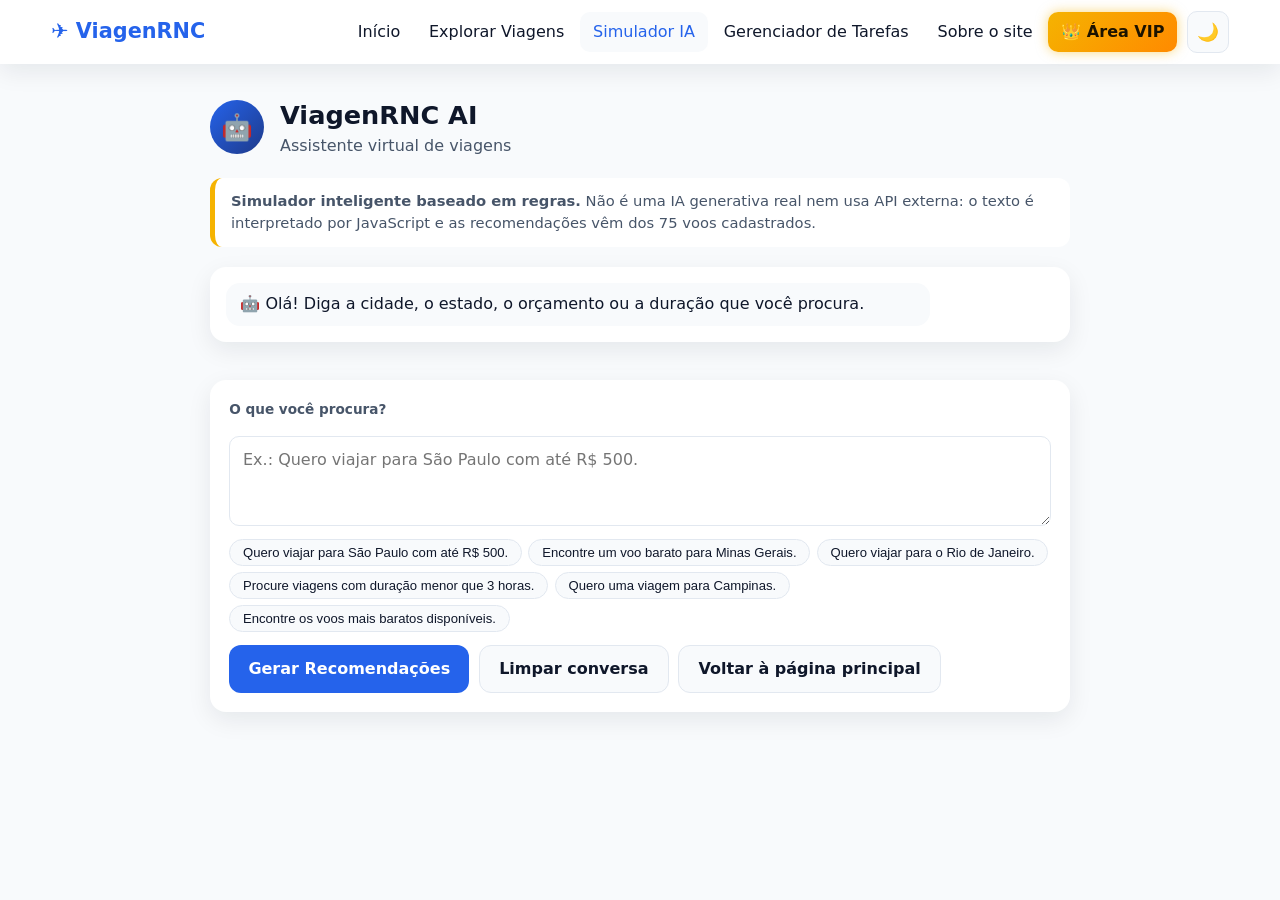
<file: ia.html>
<!DOCTYPE html>
<html lang="pt-BR" data-theme="light">
<head>
<!-- Metadados básicos e viewport pro celular. -->
<meta charset="UTF-8"><meta name="viewport" content="width=device-width,initial-scale=1">
<title>ViagenRNC AI — Simulador de recomendações</title>
<link rel="icon" href="data:image/svg+xml, svg xmlns='http://www.w3.org/2000/svg' viewBox='0 0 100 100'> text y='.9em' font-size='90'>🤖/text>/svg>">
<!-- Aplica o tema salvo antes da página aparecer pra não piscar. -->
<script>document.documentElement.dataset.theme=localStorage.getItem('vrnc_theme')||'light'</script>
<!-- Carrega o CSS base e o CSS só desta página. -->
<link rel="stylesheet" href="css/style.css">
<link rel="stylesheet" href="css/ia.css">
</head>

<body>
<!-- Link de acessibilidade que pula o menu e vai direto pro conteúdo. -->
<a class="skip" href="#conteudo">Pular para o conteúdo</a>
<!-- Cabeçalho com logo, menu, tema e botão mobile. -->
<header class="topo"><div class="container">
<a class="logo" href="index.html" aria-label="ViagenRNC - início">✈️ ViagenRNC</a>
<!-- Menu de navegação principal com os links das páginas. -->
<nav class="nav" id="nav" aria-label="Principal">
<a href="index.html">Início</a><a href="viagens.html">Explorar Viagens</a><a href="ia.html">Simulador IA</a><a href="index.html#planejador">Gerenciador de Tarefas</a><a href="sobre.html">Sobre o site</a><a href="vip.html" class="vip-link">👑 Área VIP</a>
</nav>
<!-- Botão que alterna entre tema claro e escuro. -->
<button class="icon-btn" id="btnTema" aria-label="Alternar modo claro e escuro" title="Alternar tema">🌙</button>
<!-- Botão que abre e fecha o menu no celular. -->
<button class="icon-btn" id="menuBtn" aria-label="Abrir menu" aria-expanded="false">☰</button>
</div></header>
<!-- Área principal do simulador com título do assistente. -->
<main id="conteudo" class="container"><div class="ia-wrap">
<div class="ia-cab"><div class="av" aria-hidden="true">🤖</div><div><h1>ViagenRNC AI</h1><p class="sub" style="margin:0">Assistente virtual de viagens</p></div></div>
<!-- Aviso explicando que o simulador usa regras e não IA de verdade. -->
<p class="aviso-ia"><b>Simulador inteligente baseado em regras.</b> Não é uma IA generativa real nem usa API externa: o texto é interpretado por JavaScript e as recomendações vêm dos 75 voos cadastrados.</p>
<!-- Histórico da conversa que o JS vai preenchendo. -->
<div class="chat" id="chat" aria-live="polite"></div>
<!-- Espaço onde o JS mostra os cartões de recomendação. -->
<div class="ia-res" id="iaRes"></div>
<!-- Formulário de pedido. O JS lê o texto e os botões de exemplo preenchem o campo. -->
<form class="ia-form" id="iaForm">
<label for="iaTexto">O que você procura?</label>
<textarea id="iaTexto" placeholder="Ex.: Quero viajar para São Paulo com até R$ 500."></textarea>
<div class="exemplos" id="exemplos"></div>
<div class="ia-acoes"><button class="btn" type="submit" id="iaBtn">Gerar Recomendações</button><button class="btn btn-sec" type="button" id="iaLimpar">Limpar conversa</button><a class="btn btn-sec" href="index.html">Voltar à página principal</a></div>
</form>
</div></main>
<!-- Carrega o script desta página. -->
<script src="js/ia.js"></script>
</body>
</html>
</file>
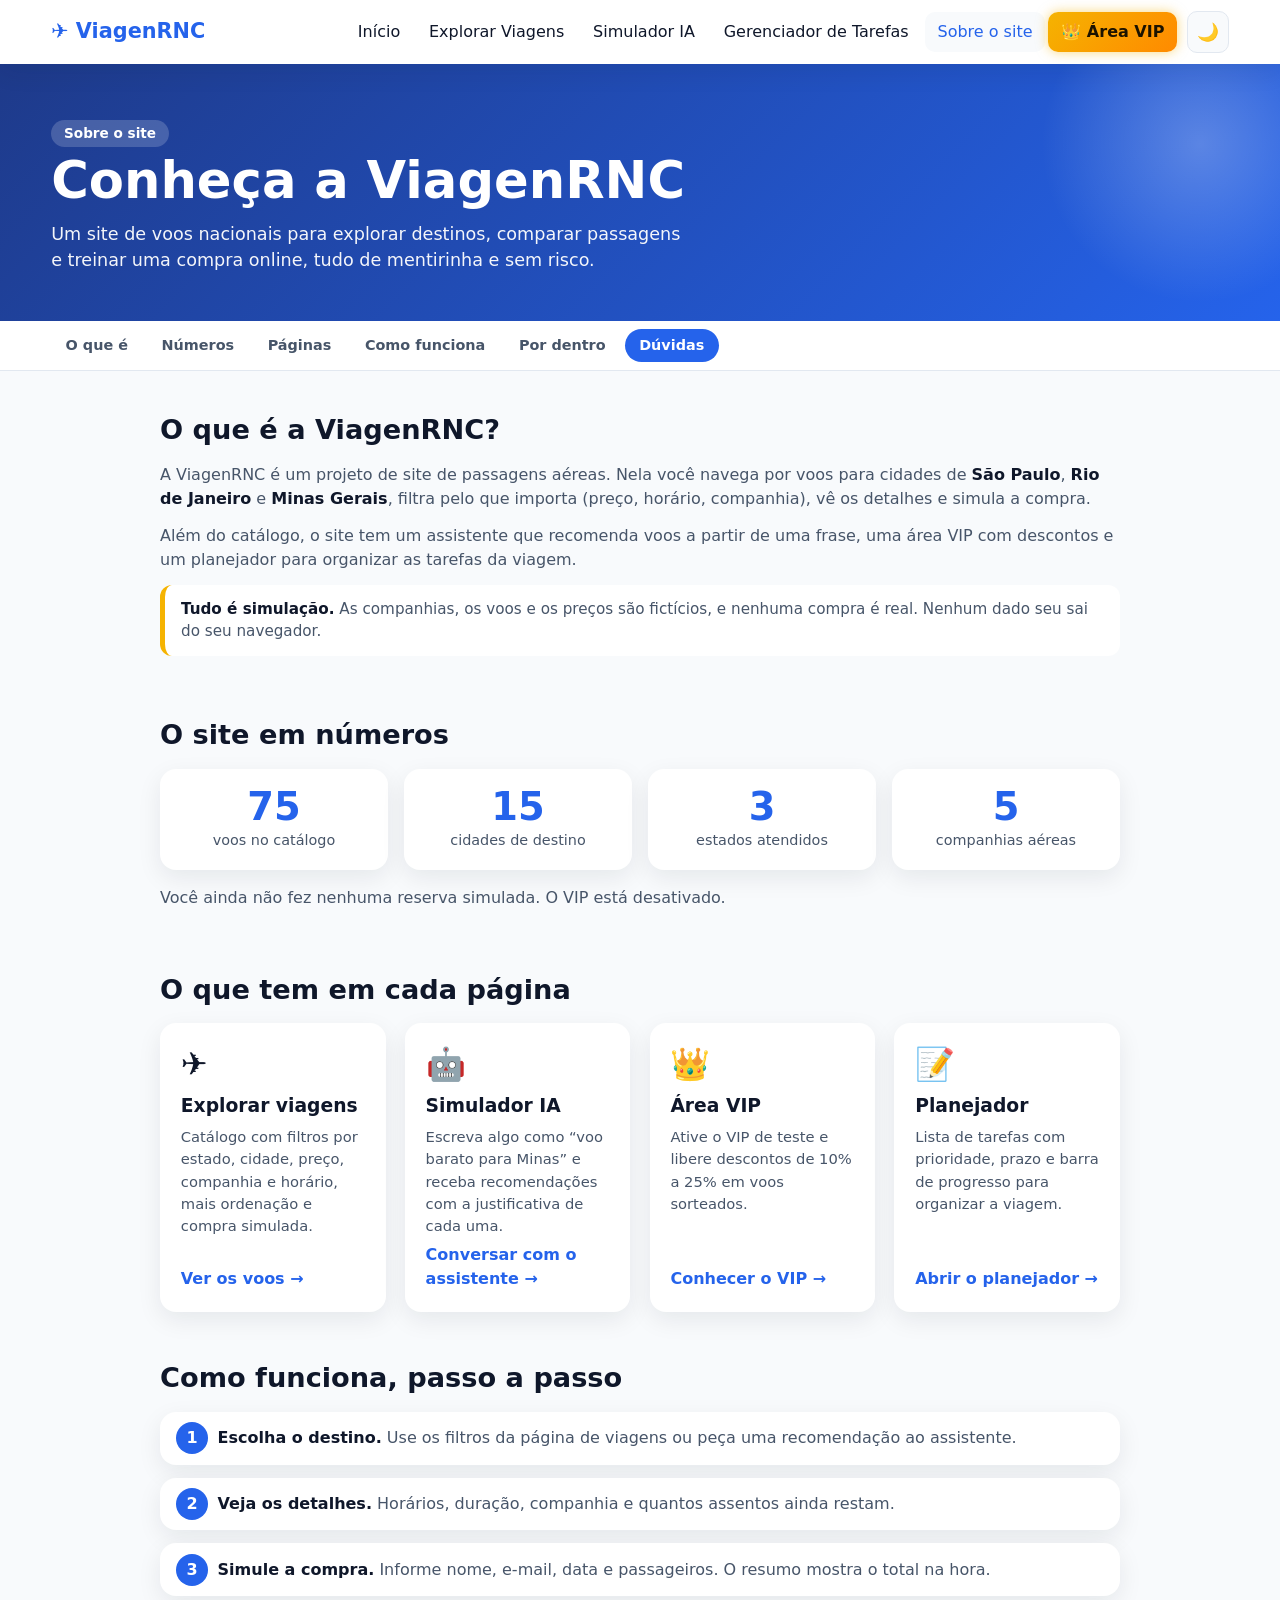
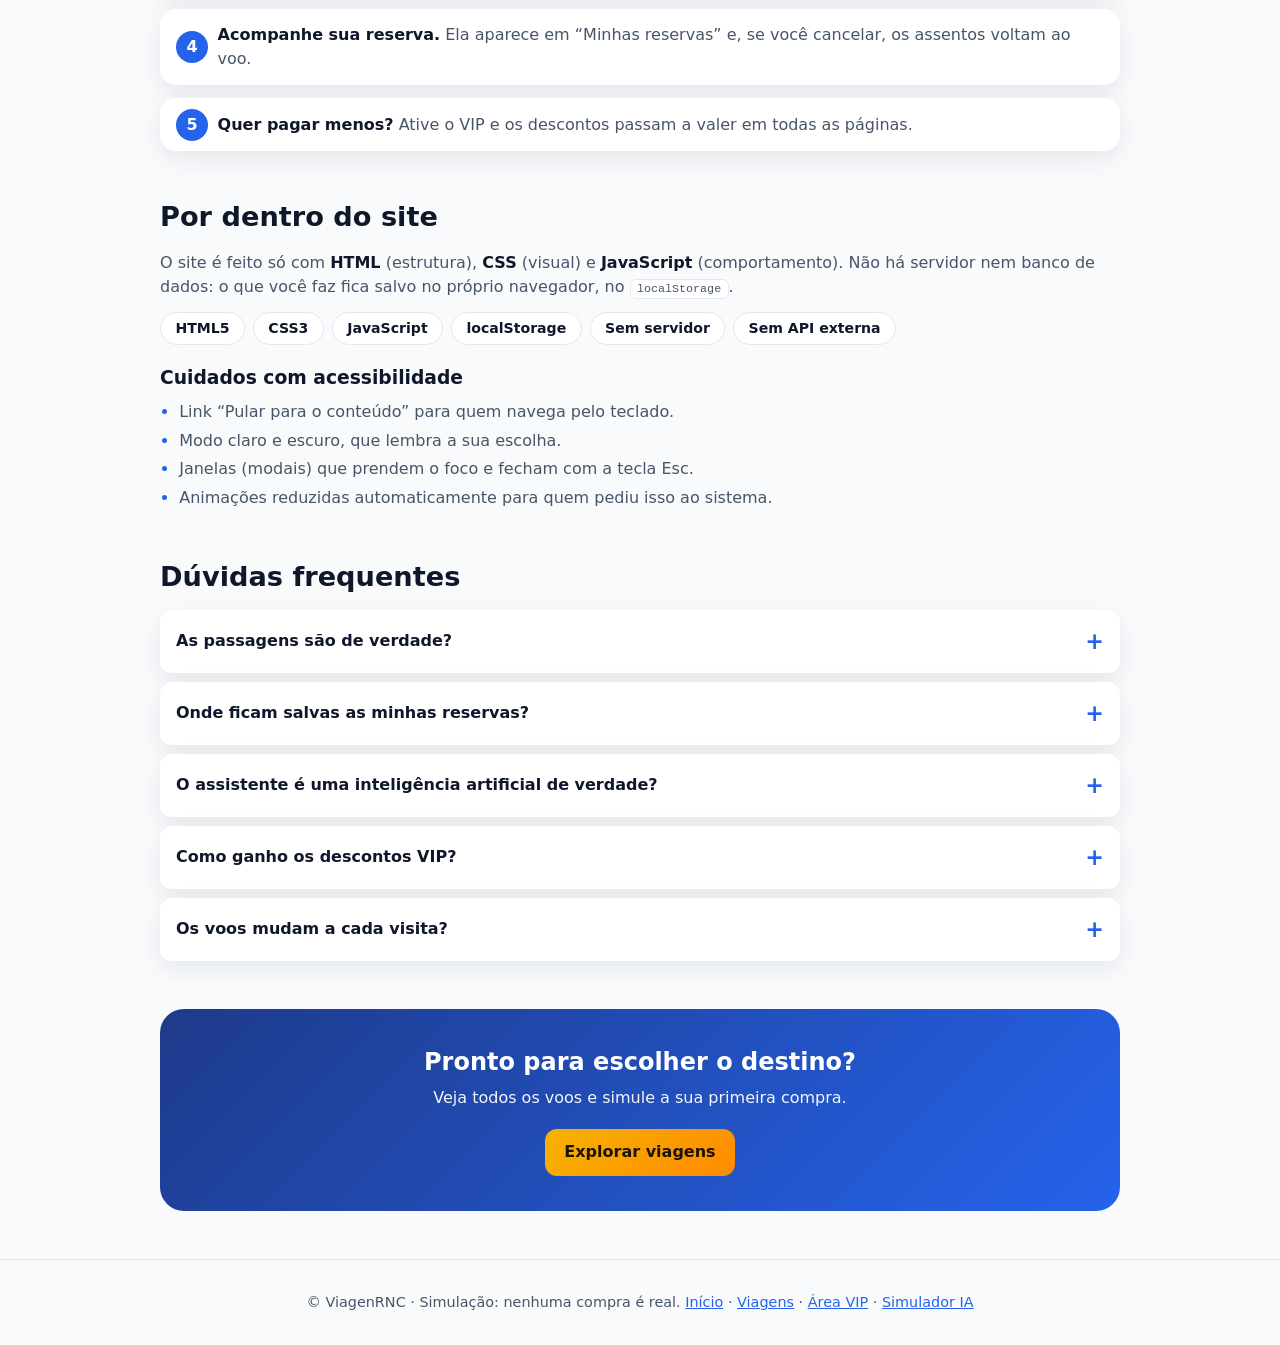
<file: sobre.html>
<!DOCTYPE html>
<html lang="pt-BR" data-theme="light">
<!-- Cabeça da página com metadados e ligações com os estilos. -->
<head>
<!-- Define o charset e o viewport pro layout funcionar no celular. -->
<meta charset="UTF-8"><meta name="viewport" content="width=device-width,initial-scale=1">
<title>ViagenRNC — Sobre o site</title>
<!-- Descrição que aparece nas buscas. -->
<meta name="description" content="Conheça a ViagenRNC: o que é o site, como ele funciona, o que você encontra em cada página e como seus dados são guardados.">
<!-- Ícone da aba feito com emoji dentro de um SVG. -->
<link rel="icon" href="data:image/svg+xml,<svg xmlns='http://www.w3.org/2000/svg' viewBox='0 0 100 100'><text y='.9em' font-size='90'>ℹ️</text></svg>">
<!-- Aplica o tema salvo antes da página aparecer pra não piscar. -->
<script>document.documentElement.dataset.theme=localStorage.getItem('vrnc_theme')||'light'</script>
<!-- Carrega o CSS base e o CSS só desta página. -->
<link rel="stylesheet" href="css/style.css">
<link rel="stylesheet" href="css/sobre.css">
</head>
<body>

<!-- Link de acessibilidade que pula o menu e vai direto pro conteúdo. -->
<a class="skip" href="#conteudo">Pular para o conteúdo</a>

<!-- Cabeçalho com logo, menu, botão de tema e botão mobile. -->
<header class="topo"><div class="container">
<a class="logo" href="index.html" aria-label="ViagenRNC - início">✈️ ViagenRNC</a>
<!-- Menu de navegação principal com os links das páginas. -->
<nav class="nav" id="nav" aria-label="Principal">
<a href="index.html">Início</a><a href="viagens.html">Explorar Viagens</a><a href="ia.html">Simulador IA</a><a href="index.html#planejador">Gerenciador de Tarefas</a><a href="sobre.html">Sobre o site</a><a href="vip.html" class="vip-link">👑 Área VIP</a>
</nav>
<button class="icon-btn" id="btnTema" aria-label="Alternar modo claro e escuro" title="Alternar tema">🌙</button>
<button class="icon-btn" id="menuBtn" aria-label="Abrir menu" aria-expanded="false">☰</button>
</div></header>

<!-- Conteúdo principal da página. -->
<main id="conteudo">

<!-- Abertura com título e frase resumindo o site. -->
<section class="sobre-hero"><div class="container">
<p class="etiqueta">Sobre o site</p>
<h1>Conheça a ViagenRNC</h1>
<p>Um site de voos nacionais para explorar destinos, comparar passagens e treinar uma compra online, tudo de mentirinha e sem risco.</p>
</div></section>

<!-- Índice com atalhos pros blocos. O JS marca o que está visível. -->
<nav class="sobre-indice" aria-label="Nesta página"><div class="container">
<a href="#o-que-e">O que é</a><a href="#numeros">Números</a><a href="#paginas">Páginas</a><a href="#como-funciona">Como funciona</a><a href="#por-dentro">Por dentro</a><a href="#duvidas">Dúvidas</a>
</div></nav>

<div class="container sobre-corpo">

<!-- Bloco 1 com a ideia do projeto e o aviso de que nada é real. -->
<section class="bloco reveal" id="o-que-e">
<h2>O que é a ViagenRNC?</h2>
<p>A ViagenRNC é um projeto de site de passagens aéreas. Nela você navega por voos para cidades de <b>São Paulo</b>, <b>Rio de Janeiro</b> e <b>Minas Gerais</b>, filtra pelo que importa (preço, horário, companhia), vê os detalhes e simula a compra.</p>
<p>Além do catálogo, o site tem um assistente que recomenda voos a partir de uma frase, uma área VIP com descontos e um planejador para organizar as tarefas da viagem.</p>
<!-- Caixa de aviso dizendo que tudo é simulação. -->
<p class="aviso-sobre"><b>Tudo é simulação.</b> As companhias, os voos e os preços são fictícios, e nenhuma compra é real. Nenhum dado seu sai do seu navegador.</p>
</section>

<!-- Bloco 2 com números do site calculados pelo JS. -->
<section class="bloco reveal" id="numeros">
<h2>O site em números</h2>
<div class="stats" id="stats">
<div class="stat"><strong data-conta="voos">0</strong><span>voos no catálogo</span></div>
<div class="stat"><strong data-conta="cidades">0</strong><span>cidades de destino</span></div>
<div class="stat"><strong data-conta="estados">0</strong><span>estados atendidos</span></div>
<div class="stat"><strong data-conta="cias">0</strong><span>companhias aéreas</span></div>
</div>
<!-- Frase personalizada que o JS preenche com reservas e status VIP. -->
<p class="sub" id="suaConta" aria-live="polite"></p>
</section>

<!-- Bloco 3 com cartões que explicam cada página e levam até ela. -->
<section class="bloco reveal" id="paginas">
<h2>O que tem em cada página</h2>
<div class="cards-sobre">
<article class="card-sobre"><span aria-hidden="true">✈️</span><h3>Explorar viagens</h3><p>Catálogo com filtros por estado, cidade, preço, companhia e horário, mais ordenação e compra simulada.</p><a href="viagens.html">Ver os voos →</a></article>
<article class="card-sobre"><span aria-hidden="true">🤖</span><h3>Simulador IA</h3><p>Escreva algo como “voo barato para Minas” e receba recomendações com a justificativa de cada uma.</p><a href="ia.html">Conversar com o assistente →</a></article>
<article class="card-sobre"><span aria-hidden="true">👑</span><h3>Área VIP</h3><p>Ative o VIP de teste e libere descontos de 10% a 25% em voos sorteados.</p><a href="vip.html">Conhecer o VIP →</a></article>
<article class="card-sobre"><span aria-hidden="true">📝</span><h3>Planejador</h3><p>Lista de tarefas com prioridade, prazo e barra de progresso para organizar a viagem.</p><a href="index.html#planejador">Abrir o planejador →</a></article>
</div>
</section>

<!-- Bloco 4 com o passo a passo da compra em lista numerada. -->
<section class="bloco reveal" id="como-funciona">
<h2>Como funciona, passo a passo</h2>
<ol class="passos">
<li><b>Escolha o destino.</b> Use os filtros da página de viagens ou peça uma recomendação ao assistente.</li>
<li><b>Veja os detalhes.</b> Horários, duração, companhia e quantos assentos ainda restam.</li>
<li><b>Simule a compra.</b> Informe nome, e-mail, data e passageiros. O resumo mostra o total na hora.</li>
<li><b>Acompanhe sua reserva.</b> Ela aparece em “Minhas reservas” e, se você cancelar, os assentos voltam ao voo.</li>
<li><b>Quer pagar menos?</b> Ative o VIP e os descontos passam a valer em todas as páginas.</li>
</ol>
</section>

<!-- Bloco 5 com curiosidades técnicas. -->
<section class="bloco reveal" id="por-dentro">
<h2>Por dentro do site</h2>
<p>O site é feito só com <b>HTML</b> (estrutura), <b>CSS</b> (visual) e <b>JavaScript</b> (comportamento). Não há servidor nem banco de dados: o que você faz fica salvo no próprio navegador, no <code>localStorage</code>.</p>
<ul class="chips" aria-label="Tecnologias usadas">
<li>HTML5</li><li>CSS3</li><li>JavaScript</li><li>localStorage</li><li>Sem servidor</li><li>Sem API externa</li>
</ul>
<h3>Cuidados com acessibilidade</h3>
<ul class="lista-simples">
<li>Link “Pular para o conteúdo” para quem navega pelo teclado.</li>
<li>Modo claro e escuro, que lembra a sua escolha.</li>
<li>Janelas (modais) que prendem o foco e fecham com a tecla Esc.</li>
<li>Animações reduzidas automaticamente para quem pediu isso ao sistema.</li>
</ul>
</section>

<!-- Bloco 6 com perguntas frequentes em sanfona. -->
<section class="bloco reveal" id="duvidas">
<h2>Dúvidas frequentes</h2>
<div class="faq" id="faq">
<details><summary>As passagens são de verdade?</summary><p>Não. Os voos, as companhias e os preços são inventados e nenhuma compra é real. O site existe para demonstrar como uma loja de passagens funciona.</p></details>
<details><summary>Onde ficam salvas as minhas reservas?</summary><p>No seu navegador. Se você limpar os dados do site ou usar outro navegador, elas não aparecem lá.</p></details>
<details><summary>O assistente é uma inteligência artificial de verdade?</summary><p>Não. Ele é um simulador baseado em regras: o JavaScript lê a sua frase, procura cidade, estado, preço e duração e consulta os voos cadastrados.</p></details>
<details><summary>Como ganho os descontos VIP?</summary><p>Na Área VIP, clique em “Ativar ViagenRNC VIP”. Alguns voos são sorteados com desconto, e o sorteio fica guardado para as próximas visitas.</p></details>
<details><summary>Os voos mudam a cada visita?</summary><p>Não. O catálogo é sempre o mesmo. O que muda é a quantidade de assentos, que diminui quando você simula uma compra.</p></details>
</div>
</section>

<!-- Chamada final que leva o visitante de volta pro site. -->
<section class="cta-final reveal">
<h2>Pronto para escolher o destino?</h2>
<p>Veja todos os voos e simule a sua primeira compra.</p>
<a class="btn btn-ouro" href="viagens.html">Explorar viagens</a>
</section>

</div>
</main>

<!-- Rodapé com o aviso de que a compra é só simulação. -->
<footer class="rodape"><div class="container">© ViagenRNC · Simulação: nenhuma compra é real. <a href="index.html">Início</a> · <a href="viagens.html">Viagens</a> · <a href="vip.html">Área VIP</a> · <a href="ia.html">Simulador IA</a></div></footer>

<!-- Carrega o script da página. -->
<script src="js/sobre.js"></script>
</body>
</html>
</file>
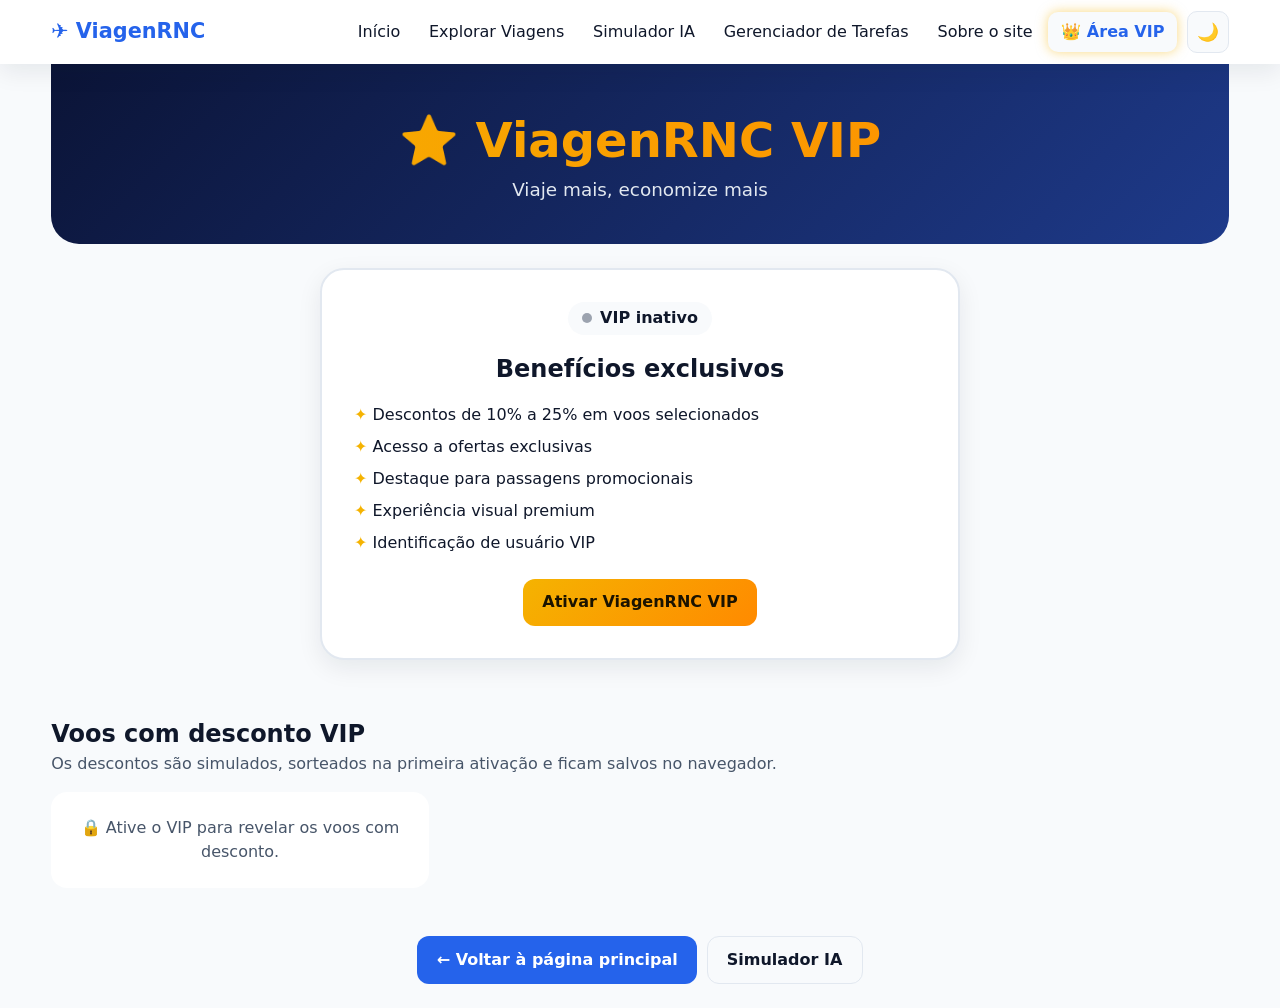
<file: vip.html>
<!DOCTYPE html>

<html lang="pt-BR" data-theme="light">

<!-- Cabeça da página com metadados e ligações com os estilos. -->
<head>
<meta charset="UTF-8"><meta name="viewport" content="width=device-width,initial-scale=1">
<title>ViagenRNC VIP — Viaje mais, economize mais</title>
<link rel="icon" href="data:image/svg+xml,<svg xmlns='http://www.w3.org/2000/svg' viewBox='0 0 100 100'><text y='.9em' font-size='90'>👑</text></svg>">
<!-- Aplica o tema salvo antes da página aparecer pra não piscar. -->
<script>document.documentElement.dataset.theme=localStorage.getItem('vrnc_theme')||'light'</script>
<!-- Carrega o CSS base e o CSS só desta página. -->
<link rel="stylesheet" href="css/style.css">
<link rel="stylesheet" href="css/vip.css">
</head>

<body>
<!-- Link de acessibilidade que pula o menu e vai direto pro conteúdo. -->
<a class="skip" href="#conteudo">Pular para o conteúdo</a>
<!-- Cabeçalho com logo, menu, tema e botão mobile. -->
<header class="topo"><div class="container">
<a class="logo" href="index.html" aria-label="ViagenRNC - início">✈️ ViagenRNC</a>
<!-- Menu de navegação principal com os links das páginas. -->
<nav class="nav" id="nav" aria-label="Principal">
<a href="index.html">Início</a><a href="viagens.html">Explorar Viagens</a><a href="ia.html">Simulador IA</a><a href="index.html#planejador">Gerenciador de Tarefas</a><a href="sobre.html">Sobre o site</a><a href="vip.html" class="vip-link">👑 Área VIP</a>
</nav>

<!-- Botão que alterna entre tema claro e escuro. -->
<button class="icon-btn" id="btnTema" aria-label="Alternar modo claro e escuro" title="Alternar tema">🌙</button>
<button class="icon-btn" id="menuBtn" aria-label="Abrir menu" aria-expanded="false">☰</button>
</div></header>
<!-- Conteúdo principal da área VIP. -->
<main id="conteudo" class="container">
<!-- Título da página VIP. -->
<section class="vip-hero"><h1>⭐ ViagenRNC VIP</h1><p>Viaje mais, economize mais</p></section>
<!-- Cartão VIP com status, benefícios e botões. O JS muda textos e classes conforme o VIP. -->
<section class="vip-card" id="vipCard" aria-labelledby="bTitulo">
<div class="status" role="status"><i></i><span id="vipStatus">VIP inativo</span></div>
<h2 id="bTitulo">Benefícios exclusivos</h2>
<ul><li>Descontos de 10% a 25% em voos selecionados</li><li>Acesso a ofertas exclusivas</li><li>Destaque para passagens promocionais</li><li>Experiência visual premium</li><li>Identificação de usuário VIP</li></ul>
<!-- Botão que ativa o VIP. O de desativar fica escondido até o VIP estar ativo. -->
<button class="btn btn-ouro" id="btnVip">Ativar ViagenRNC VIP</button>
<button class="btn btn-sec" id="btnDesativar" hidden>Desativar VIP (teste)</button>
<!-- Mensagem de sucesso mostrada depois da ativação. -->
<p class="vip-msg" id="vipMsg" hidden>VIP ATIVADO COM SUCESSO!</p>
</section>

<!-- Grade de voos com desconto ou aviso de bloqueio pra quem não é VIP. -->
<section class="sec-vip"><h2>Voos com desconto VIP</h2><p class="sub">Os descontos são simulados, sorteados na primeira ativação e ficam salvos no navegador.</p>
<div class="grid" id="gridVip"></div></section>
<div class="voltar"><a class="btn" href="index.html">← Voltar à página principal</a><a class="btn btn-sec" href="ia.html">Simulador IA</a></div><br>
</main>
<!-- Tela de animação da ativação. -->
<div class="ativ" id="ativ" hidden aria-live="assertive"><div class="luz" id="luz"></div><div class="ativ-box"><div class="coroa" aria-hidden="true">👑</div><div class="ativ-barra"><i id="ativBarra"></i></div><p id="ativTxt">Verificando conta…</p></div></div>

<!-- Carrega o script da página. -->
<script src="js/vip.js"></script>
</body></html>
</file>
<file: css/style.css>
/* Estilos base do ViagenRNC, valem para todas as páginas. */
/* Variáveis de cor, sombra e raio. Mudou aqui, muda o site todo. Esse é o tema claro, o padrão. */
:root{
  --bg:#F8FAFC;
  --card:#FFFFFF;
  --pri:#2563EB;
  --sec:#38BDF8;
  --pri2:#1E3A8A;
  --txt:#0F172A;
  --txt2:#475569;
  --bord:#E2E8F0;
  --verde:#16A34A;
  --sh:0 8px 24px rgba(15,23,42,.08);
  --r:16px;
  --ouro:#F5B301
}
/* Tema escuro, quando o JS coloca data theme dark no html estas variáveis trocam as de cima. */
[data-theme=dark]{
  --bg:#0F172A;
  --card:#1E293B;
  --pri:#60A5FA;
  --txt:#F8FAFC;
  --txt2:#CBD5E1;
  --bord:#334155;
  --sh:0 8px 24px rgba(0,0,0,.45)
}
/* Reset geral, borda e padding entram na largura e as margens padrão somem. */
*{
  box-sizing:border-box;
  margin:0
}
/* Garante que o atributo hidden sempre esconda o elemento, mesmo que outra regra defina o display. */
[hidden]{
  display:none!important
}
/* Rolagem suave nas âncoras, e o scroll padding evita que o título fique atrás do menu fixo. */
html{
  scroll-behavior:smooth;
  scroll-padding-top:80px
}
/* Fonte, cores do tema e transição suave ao trocar entre claro e escuro, e o overflow x evita barra de rolagem horizontal. */
body{
  font-family:system-ui,-apple-system,"Segoe UI",Roboto,sans-serif;
  background:var(--bg);
  color:var(--txt);
  line-height:1.5;
  overflow-x:hidden;
  transition:background .3s,color .3s;
}
/* Imagens nunca passam do espaço do contêiner. */

img{
  max-width:100%;
  display:block
}
/* Links na cor principal do tema. */
a{
  color:var(--pri)
}
/* Contorno dourado para quem navega pelo teclado. */
:focus-visible{
  outline:3px solid var(--ouro);
  outline-offset:2px
}

/* Contêiner central, ocupa 92 por cento da largura com máximo de 1180px. */
.container{
  width:min(1180px,92%);
  margin:auto
}
/* Esconde o texto só na tela, leitores de tela continuam lendo. */
.sr{
  position:absolute;
  width:1px;
  height:1px;
  overflow:hidden;
  clip:rect(0 0 0 0)
}
/* Link de pular para o conteúdo, fica fora da tela e só aparece quando ganha foco do teclado. */
.skip{
  position:absolute;
  left:-999px;
  background:var(--ouro);
  color:#000;
  padding:.5rem 1rem;
  z-index:100
}
/* Traz o link de pular para a tela quando recebe foco. */
.skip:focus{
  left:8px;
  top:8px
}
/* Cabeçalho fixo no topo com sombra. */
.topo{
  position:sticky;
  top:0;
  z-index:50;
  background:var(--card);
  box-shadow:var(--sh)
}
/* Conteúdo do cabeçalho em linha, centralizado na vertical. */
.topo .container{
  display:flex;
  align-items:center;
  gap:.6rem;
  min-height:64px
}

/* Logo na esquerda, o margin right auto empurra o resto para a direita. */
.logo{
  font-weight:800;
  font-size:1.3rem;
  color:var(--pri);
  text-decoration:none;
  margin-right:auto
}
/* Menu de navegação em linha, no celular vira menu suspenso, olha o media no fim do arquivo. */
.nav{
  display:flex;
  gap:.2rem;
  align-items:center
}
/* Cada link do menu. */
.nav a{
  padding:.5rem .8rem;
  border-radius:10px;
  text-decoration:none;
  color:var(--txt);
  font-weight:500
}
/* Link em hover ou da página atual ganha fundo e cor de destaque. */
.nav a:hover,.nav a[aria-current]{
  background:var(--bg);
  color:var(--pri)
}
/* Destaque dourado para o link da Área VIP. */
.nav .vip-link{
  background:linear-gradient(135deg,#F5B301,#FF8A00);
  color:#1b1300;
  font-weight:700;
  box-shadow:0 0 12px rgba(245,179,1,.5)
}
/* Botões quadrados de ícone, usados no tema e no menu hambúrguer. */
.icon-btn{
  background:var(--bg);
  border:1px solid var(--bord);
  color:var(--txt);
  border-radius:10px;
  width:42px;
  height:42px;
  cursor:pointer;
  font-size:1.1rem
}
/* O botão hambúrguer fica escondido no computador e só aparece em telas pequenas. */
#menuBtn{
  display:none
}
/* Botão padrão, os modificadores logo abaixo mudam só a cor. */
.btn{
  display:inline-flex;
  align-items:center;
  justify-content:center;
  gap:.4rem;
  padding:.7rem 1.2rem;
  border:0;
  border-radius:12px;
  background:var(--pri);
  color:#fff;
  font:inherit;
  font-weight:600;
  cursor:pointer;
  text-decoration:none;
  transition:transform .2s,filter .2s
}
/* Botão sobe e clareia ao passar o mouse, se não estiver desativado. */
.btn:hover:not(:disabled){
  transform:translateY(-2px);
  filter:brightness(1.1)
}
/* Botão desativado fica apagado e com cursor de proibido. */
.btn:disabled{
  opacity:.5;
  cursor:not-allowed
}
/* Variações de botão, a secundária é neutra. */
.btn-sec{
  background:var(--bg);
  color:var(--txt);
  border:1px solid var(--bord)
}
/* Botão dourado do VIP. */
.btn-ouro{
  background:linear-gradient(135deg,#F5B301,#FF8A00);
  color:#1b1300
}
/* Botão vermelho de perigo. */
.btn-perigo{
  background:#DC2626
}
/* Campos de formulário com o mesmo estilo e as cores do tema. */
input,select,textarea{
  width:100%;
  padding:.65rem .8rem;
  border:1px solid var(--bord);
  border-radius:10px;
  background:var(--card);
  color:var(--txt);
  font:inherit
}
/* Rótulos dos campos. */
label{
  display:block;
  font-size:.85rem;
  font-weight:600;
  margin-bottom:.25rem;
  color:var(--txt2)
}

/* Hero e botão CTA com avião. */
/* Hero, banner principal em azul com imagem, se a imagem faltar aparece o azul do final da lista. */
.hero{
  color:#fff;
  padding:5rem 0 4rem;
  background:linear-gradient(135deg,rgba(30,58,138,.92),rgba(37,99,235,.78)),url(../assets/images/rio-de-janeiro.jpg) center/cover,#1E3A8A;
}
/* Título do hero, o tamanho se adapta à tela. */
.hero h1{
  font-size:clamp(2rem,5vw,3.4rem);
  line-height:1.1;
  margin-bottom:.8rem;
}
/* Texto do hero. */
.hero p{
  font-size:1.15rem;
  opacity:.95;
  margin-bottom:1.6rem;
}
/* Linha da busca do hero, com largura máxima. */
.hero-busca{
  display:flex;
  gap:.6rem;
  max-width:560px;
  margin-bottom:1.4rem;
}
/* Botão CTA branco, arredondado e com sombra. */
.btn-cta{
  position:relative;
  overflow:hidden;
  background:#fff;
  color:var(--pri2);
  padding:1rem 2.4rem;
  font-size:1.1rem;
  border-radius:999px;
  box-shadow:0 8px 24px rgba(0,0,0,.25);
}
/* Texto do botão CTA fica acima do brilho. */
.btn-cta .cta-txt{
  position:relative;
  z-index:1;
}

/* Seções, filtros e cards. */
/* Seções do site com espaçamento padrão. */
.secao{
  padding:3rem 0;
}
/* Título das seções. */
.secao h2{
  font-size:1.8rem;
  margin-bottom:1rem;
}
/* Subtítulo com cor mais suave. */
.sub{
  color:var(--txt2);
  margin-bottom:1rem;
}
/* Caixa dos filtros, as colunas se ajustam sozinhas à largura da tela. */
.filtros{
  display:grid;
  grid-template-columns:repeat(auto-fit,minmax(170px,1fr));
  gap:.8rem;align-items:end;background:var(--card);
  padding:1.2rem;
  border-radius:var(--r);
  box-shadow:var(--sh);
  margin-bottom:1.5rem;
}
/* Alinhamento do campo com caixa de seleção. */
.chk{
  display:flex;
  align-items:center;
  gap:.5rem;margin:0;
  padding-bottom:.6rem;
}
/* Caixa de seleção sem largura total. */
.chk input{
  width:auto;
}
/* Grade de cards responsiva, cabem quantas colunas de pelo menos 290px couberem. */
.grid{
  display:grid;
  grid-template-columns:repeat(auto-fill,minmax(290px,1fr));
  gap:1.4rem;
}
/* Card de voo, em coluna com sombra e sobe um pouquinho ao passar o mouse. */
.card-v{
  background:var(--card);
  border-radius:var(--r);
  overflow:hidden;
  box-shadow:var(--sh);
  display:flex;
  flex-direction:column;
  transition:transform .25s;
}
/* Card sobe ao passar o mouse. */
.card-v:hover{
  transform:translateY(-4px);
}
/* Área da foto do card e do modal, mostra um azul com o nome da cidade quando não tem imagem. */
.foto,.mfoto{
  height:190px;
  position:relative;
  background:linear-gradient(135deg,#1E3A8A,var(--pri));
  display:grid;
  place-items:center;
  color:#fff;
  font-weight:700;
  font-size:1.3rem;
  overflow:hidden;
}
/* Imagem preenche toda a área da foto. */
.foto img,.mfoto img{
  position:absolute;
  inset:0;
  width:100%;
  height:100%;
  object-fit:cover;
}
/* Selo dourado de desconto VIP no canto da foto. */
.selo{
  position:absolute;
  top:10px;
  right:10px;
  background:var(--ouro);
  color:#1b1300;
  padding:.2rem .6rem;
  border-radius:999px;
  font-size:.8rem;
  z-index:1;
}
/* Conteúdo do card, o flex 1 empurra os botões para baixo. */
.corpo{
  padding:1.1rem;
  display:flex;
  flex-direction:column;
  gap:.5rem;flex:1;
}/* Texto da rota do voo. */.rota{
  color:var(--txt2);
  font-size:.9rem;
}
/* Lista de informações do voo, sem marcador. */
.info{
  list-style:none;
  padding:0;
  font-size:.9rem;
  color:var(--txt2);
}
/* Estilo do preço, o s é o preço antigo riscado e o em é a porcentagem de desconto em verde. */
.preco{
  font-size:1.2rem;
}
/* Preço antigo riscado e mais discreto. */
.preco s{
  color:var(--txt2);
  font-size:.95rem;
}/* Porcentagem de desconto em verde e negrito. */.preco em{
  color:var(--verde);
  font-style:normal;
  font-weight:700;
  font-size:.9rem;
}
/* Texto de esgotado em vermelho. */
.esgotado{
  color:#DC2626;
}
/* Linha de botões do card, o margin top auto joga os botões para o rodapé. */
.acoes{
  display:flex;
  gap:.5rem;
  flex-wrap:wrap;
  margin-top:auto;
}
/* Botões do card dividem o espaço igualmente. */
.corpo .acoes .btn{
  flex:1;
}
/* Mensagem de quando nenhum voo é encontrado. */
.vazio{
  text-align:center;
  padding:2rem;
  color:var(--txt2);
  font-weight:600;
}

/* Formulários e listas. */
/* Formulário em grade, usado no planejador de tarefas. */
.form-voo
{display:grid;
  grid-template-columns:repeat(auto-fit,minmax(190px,1fr));
  gap:.8rem;background:var(--card);
  padding:1.2rem;
  border-radius:var(--r);
  box-shadow:var(--sh);margin-bottom:1.2rem;
}
/* Linha de botões do formulário. */
.acoes-form{
  display:flex;
  gap:.5rem;
  align-items:end;
  flex-wrap:wrap;
}
/* Lista de reservas. */
.lista
{display:grid;
  gap:.6rem;
  margin:.6rem 0 1.5rem;
}
/* Linha de uma reserva, informações na esquerda e botão de cancelar na direita. */
.linha{
  display:flex;
  justify-content:space-between;
  align-items:center;gap:1rem;
  flex-wrap:wrap;
  background:var(--card);
  padding:.8rem 1rem;
  border-radius:12px;
  box-shadow:var(--sh);
}
/* Formulário, filtro e barra de progresso do planejador de tarefas. */
.tarefa-form{
  display:flex;
  gap:.6rem;
  margin-bottom:.8rem;
}
/* Topo do planejador com filtro e resumo em linha. */
.tarefa-topo{
  display:flex;
  gap:1rem;
  align-items:center;
  flex-wrap:wrap;
  margin-bottom:.6rem;
}
/* Select do filtro com largura automática. */
.tarefa-topo select{
  width:auto;
}
/* Barra de progresso, o preenchimento tem a largura controlada em porcentagem e transição leve. */
.barra{
  height:12px;
  background:var(--bord);
  border-radius:99px;
  overflow:hidden;
  margin-bottom:1rem;
}/* Preenchimento da barra com degradê de azul para verde. */.barra i{
  display:block;
  height:100%;
  width:0;
  background:linear-gradient(90deg,var(--pri),#22C55E);transition:width .4s;
}
/* Lista de tarefas, a classe ok risca o texto das tarefas concluídas. */
.tarefas{
  list-style:none;
  padding:0;
  display:grid;
  gap:.5rem;
}
/* Cada tarefa é um cartão em linha. */
.tarefas li{
  display:flex;
  align-items:center;
  gap:.7rem;
  background:var(--card);
  padding:.7rem 1rem;
  border-radius:12px;
  box-shadow:var(--sh);
}
/* Checkbox da tarefa sem largura total. */
.tarefas li input{
  width:auto
}
/* Texto da tarefa ocupa o espaço que sobra, sem negrito. */
.tarefas li label{
  flex:1;margin:0;font-size:1rem;color:var(--txt);font-weight:400}/* Tarefa concluída fica riscada e apagada. */.tarefas li.ok label{text-decoration:line-through;color:var(--txt2)}
/* Botões das tarefas menores. */
.tarefas .btn{padding:.4rem .8rem;font-size:.85rem}

/* Modal. */
/* Fundo escuro que cobre a tela e centraliza o conteúdo, com animação de fade. */
.overlay{
  position:fixed;
  inset:0;
  background:rgba(2,6,23,.65);
  display:grid;
  place-items:center;
  padding:1rem;z-index:200;
  animation:fade .25s;
}

/* Janela do modal, largura máxima de 560px e animação de entrada. */
.modal{
  background:var(--card);
  border-radius:var(--r);
  width:min(560px,100%);
  max-height:92vh;
  overflow:auto;
  position:relative;
  animation:entrar .3s;
}

/* Botão redondo de fechar no canto do modal. */
.x{
  position:absolute;
  top:10px;
  right:10px;
  z-index:2;
  width:38px;
  height:38px;
  border-radius:50%;
  border:0;
  background:rgba(0,0,0,.55);
  color:#fff;
  cursor:pointer;font-size:1rem;
}
/* Conteúdo do modal com espaçamento interno. */
.mcorpo{
  padding:1.2rem;
  display:grid;
  gap:.6rem
}
/* Texto do total um pouco maior. */
.total{
  font-size:1.15rem
}
/* Animação de entrada do modal, sobe e cresce enquanto aparece. */
@keyframes entrar{
  from{opacity:0;
    transform:translateY(20px) scale(.96)}
    to{opacity:1;transform:none}}
    /* Animação de fade, só a opacidade vai de zero a um. */
    @keyframes fade{
      from{opacity:0}to{opacity:1}
    }

/* Alertas, ficam fixos no canto direito e empilhados. */
#toasts{
  position:fixed;
  right:1rem;
  bottom:1rem;
  display:grid;
  gap:.6rem;
  z-index:300;
  width:min(360px,calc(100% - 2rem))
}

/* Cada alerta tem uma borda colorida na esquerda que mostra o tipo. */
.toast{
  display:flex;
  align-items:flex-start;
  gap:.7rem;
  background:var(--card);
  color:var(--txt);
  border-left:5px solid var(--pri);
  padding:.8rem 1rem;
  border-radius:12px;
  box-shadow:var(--sh);
  animation:toastIn .35s;
}
/* Texto do alerta ocupa o espaço que sobra. */
.toast p{
  flex:1;font-size:.92rem
}
/* Botão de fechar do alerta, sem fundo e sem borda. */
.toast button{
  background:none;
  border:0;
  color:var(--txt2);
  cursor:pointer;
  font-size:1rem
}

/* Cores por tipo de alerta, sucesso fica verde. */
.toast.sucesso{
  border-color:#16A34A
}
/* Alerta de erro com borda vermelha. */
.toast.erro{
  border-color:#DC2626
}
/* Alertas de VIP e desconto com borda dourada. */
.toast.vip,.toast.desconto{
  border-color:var(--ouro)
}
/* Alerta saindo usa a animação de saída. */
.toast.saindo{
  animation:toastOut .3s forwards
}
/* Animação de entrada do alerta, vem da direita. */
@keyframes toastIn{
  from{opacity:0;
    transform:translateX(40px)}
    to{opacity:1;transform:none}
  }
  /* Animação de saída do alerta, some indo para a direita. */
  @keyframes toastOut{
    to{opacity:0;
      transform:translateX(40px)}
    }
/* Rodapé simples. */
.rodape{
  padding:2rem 0;
  text-align:center;
  color:var(--txt2);font-size:.9rem;border-top:1px solid var(--bord)}

/* Responsivo, até 860px mostra o botão do menu, transforma o menu em lista vertical e ajusta o hero. */
@media(max-width:860px){
  #menuBtn{display:inline-block}
  .nav{display:none;position:absolute;top:64px;left:0;right:0;flex-direction:column;align-items:stretch;background:var(--card);padding:1rem;box-shadow:var(--sh)}.nav.open{display:flex}
  .hero{padding:3rem 0}.hero-busca{flex-direction:column}
}

/* Acessibilidade, tira as animações de quem pediu menos movimento no sistema. */
@media(prefers-reduced-motion:reduce){
  *{animation:none!important;
    transition:none!important;
    scroll-behavior:auto!important}
  }

/* Parte dois, avião cruzando a tela, contador, prioridades e modais com saída. */
/* Hero em posição relativa e com overflow escondido, assim o avião cruza a tela sem criar rolagem. */
.hero{
  position:relative;
  overflow:hidden;
}
/* Conteúdo do hero fica acima do avião. */
.hero .container{
  position:relative;
  z-index:1;
}
/* Avião animado, posição absoluta e a animação cruzar leva da esquerda para a direita sem parar. */
.voo{
  position:absolute;
  top:14%;
  left:0;
  font-size:2.4rem;
  pointer-events:none;
  z-index:0;
  animation:cruzar 9s linear infinite;
}
/* Animação do avião, o translate move e o rotate inclina em 0, 50 e 100 por cento do caminho. */
@keyframes cruzar{
  0%{transform:translate(-15vw,0) rotate(38deg)}50%{transform:translate(50vw,-26px) rotate(46deg)}100%{transform:translate(115vw,8px) rotate(40deg)};
}
/* Animação de brilho do botão CTA. */
.btn-cta{
  animation:brilhoCta 2.4s ease-in-out infinite;
}
/* Animação do brilho, um anel azul claro aparece e some no meio do tempo. */
@keyframes brilhoCta{
  50%{box-shadow:0 0 0 8px rgba(56,189,248,.35)};
}
/* Texto do contador de voos. */
.contador{
  margin-bottom:1rem;
  color:var(--txt2);
  font-weight:600};
/* Bloco com texto centralizado. */
.centro{
    text-align:center;
    margin:1.5rem 0;
  }
/* Caixa de resumo com fundo suave. */
.resumo{
  background:var(--bg);
  padding:.8rem 1rem;
  border-radius:12px;
  line-height:1.7;
}
/* Prioridade das tarefas, cinza por padrão. */
.prio{
  padding:.1rem .5rem;
  border-radius:99px;
  font-size:.75rem;
  font-weight:700;
  color:#fff;
  background:#64748B};
/* Prioridade alta em vermelho. */
.prio.alta{
  background:#DC2626;
}
/* Prioridade média em laranja. */
.prio.media{
  background:#D97706
};
/* Prioridade baixa em verde. */
.prio.baixa{
  background:var(--verde);
}
/* Animações de saída do modal, fade e deslize, ligadas pela classe saindo. */
.overlay.saindo{
  animation:fadeOut .25s forwards;
}
/* Janela do modal também usa a animação de saída. */
.overlay.saindo .modal{
  animation:sair .25s forwards;
}
/* Animação de sumir do fundo. */
@keyframes fadeOut{
  to{opacity:0}
}
/* Animação de sair da janela, some descendo um pouco. */
@keyframes sair{
  to{opacity:0;
    transform:translateY(20px) scale(.96)};
  }
/* Cores extras de alerta, o aviso é laranja. */
.toast.aviso{
  border-color:#D97706;
}/* Alerta de info com borda azul clara. */.toast.info{
  border-color:var(--sec);
}
/* Em telas pequenas o avião fica menor. */
@media(max-width:860px)
{.voo{font-size:1.7rem}}

/* Parte três, atalhos da página inicial e faixa de título das páginas internas. */
/* Grade de atalhos, os cartões se ajustam à largura da tela com mínimo de 230px cada. */
.atalhos{
  display:grid;
  grid-template-columns:repeat(auto-fit,minmax(230px,1fr));
  gap:1.2rem;
}
/* Cada atalho é um link inteiro em formato de cartão e sobe um pouquinho ao passar o mouse. */
.atalho{
  display:grid;
  gap:.4rem;
  padding:1.4rem;
  background:var(--card);
  border-radius:var(--r);
  box-shadow:var(--sh);
  color:var(--txt);
  text-decoration:none;
  transition:transform .25s;
}
/* Atalho sobe ao passar o mouse. */
.atalho:hover{
  transform:translateY(-4px);
}
/* Ícone do atalho grande. */
.atalho span{
  font-size:2rem;
  line-height:1.3;
}
/* Texto do atalho com cor mais suave. */
.atalho p{
  color:var(--txt2);
  font-size:.92rem;
}
/* Faixa de título das páginas internas, azul parecido com o hero e mais baixa. */
.pag-cab{
  color:#fff;
  padding:2.6rem 0;
  background:linear-gradient(135deg,#1E3A8A,var(--pri));
}
/* Título da faixa, o tamanho se adapta à tela. */
.pag-cab h1{
  font-size:clamp(1.8rem,4.5vw,2.6rem);
  margin-bottom:.4rem;
}
/* Texto da faixa. */
.pag-cab p{
  opacity:.95;
}
</file>
<file: css/ia.css>
/* Coluna central da página, com um espaço entre os blocos. */
.ia-wrap{
    max-width:860px;
    margin:2rem auto;
    display:grid;
    gap:1.2rem;
}

/* Cabeçalho do assistente, deixa avatar e título lado a lado. */
.ia-cab{
    display:flex;
    align-items:center;
    gap:1rem
}
/* Avatar redondo com degradê azul e o ícone no meio. */
.ia-cab .av{
    width:54px;
    height:54px;
    border-radius:50%;
    display:grid;
    place-items:center;
    font-size:1.6rem;
    background:linear-gradient(135deg,var(--pri),#1E3A8A);
    color:#fff
}
/* Tamanho do título do cabeçalho. */
.ia-cab h1{
    font-size:1.6rem
}
/* Aviso dourado dizendo que o simulador usa regras e não é IA de verdade. */
.aviso-ia{
    background:var(--card);
    border-left:5px solid var(--ouro);
    padding:.8rem 1rem;
    border-radius:12px;
    color:var(--txt2);
    font-size:.92rem;
}
/* Cartão do formulário onde a pessoa escreve o pedido. */
.ia-form{
    background:var(--card);padding:1.2rem;
    border-radius:var(--r);
    box-shadow:var(--sh);
    display:grid;
    gap:.8rem
}
/* Caixa de texto do pedido, com altura mínima e só estica na vertical. */
.ia-form 
textarea{
    min-height:90px;
    resize:vertical
}
/* Linha de botões com frases de exemplo, quebra de linha se faltar espaço. */
.exemplos{
    display:flex;
    gap:.4rem;
    flex-wrap:wrap
}
/* Cada botão de exemplo, redondinho e com borda fina. */
.exemplos button{
    border:1px solid var(--bord);
    background:var(--bg);
    color:var(--txt);
    border-radius:99px;
    padding:.3rem .8rem;
    cursor:pointer;
    font-size:.82rem
}
/* Indicador de analisando, os pontinhos ficam lado a lado dentro de um cartão. */
.proc{
    display:flex;
    align-items:center;
    gap:.6rem;
    padding:1rem;
    background:var(--card);
    border-radius:var(--r);
    color:var(--txt2)
}
/* Cada pontinho do indicador, uma bolinha azul que usa a animação de quicar. */
.pontos span{
    display:inline-block;
    width:9px;height:9px;
    margin-right:4px;
    border-radius:50%;
    background:var(--pri);
    animation:quica 1s infinite}

/* Segundo pontinho começa um pouco depois. */
.pontos span:nth-child(2){
    animation-delay:.15s
}
/* Terceiro pontinho começa ainda mais tarde. */
.pontos span:nth-child(3){
    animation-delay:.3s
}
/* Animação dos pontinhos, eles sobem e ficam mais visíveis no meio do tempo. */
@keyframes quica{
    0%,80%,100%{transform:translateY(0);
        opacity:.4}40%{transform:translateY(-8px);opacity:1}
}
/* Frase do resultado em negrito e maior. */
.res-msg{
    font-weight:700;
    font-size:1.1rem
}
/* Lista que empilha os cartões de recomendação. */
.ia-res{
    display:grid;
    gap:1rem
}
/* Cartão de recomendação, entra com a animação de aparecer. */
.rec{
    background:var(--card);
    border-radius:var(--r);
    box-shadow:var(--sh);
    padding:1.1rem;
    display:grid;
    gap:.4rem;
    animation:aparecer .4s
}
/* Animação de entrada, começa invisível e um pouco mais baixo. */
@keyframes aparecer{
    from{opacity:0;
        transform:translateY(10px)}
        to{opacity:1;transform:none}
    }
/* Caixa com o motivo de cada recomendação. */
.just{
    background:var(--bg);
    padding:.6rem .8rem;
    border-radius:10px;
    font-size:.92rem;
    color:var(--txt2)
}
/* Lista de botões do histórico, cada um ocupa a linha toda. */
.hist-ia{
    display:grid;
    gap:.4rem
}/* Cada botão do histórico, com texto alinhado à esquerda. */.hist-ia button{
    text-align:left;
    background:var(--card);
    border:1px solid var(--bord);
    color:var(--txt);
    padding:.5rem .8rem;
    border-radius:10px;
    cursor:pointer
}
/* Linha de botões de ação, quebra de linha se precisar. */
.ia-acoes{
    display:flex;
    gap:.6rem;
    flex-wrap:wrap
}

/* Segunda parte, estilos da conversa. */
/* Área do chat, tem altura máxima e rola por dentro quando enche. */
.chat{
    background:var(--card);
    border-radius:var(--r);
    box-shadow:var(--sh);
    padding:1rem;
    display:grid;
    gap:.6rem;
    max-height:340px;
    overflow:auto;
    align-content:start
}
/* Balão de mensagem, o da IA fica na esquerda com fundo comum. */
.bolha{
    max-width:85%;
    padding:.6rem .9rem;border-radius:14px;
    background:var(--bg)}
/* Balão de quem escreve, vai para a direita com fundo azul. */
.bolha.eu{
    justify-self:end;
    background:var(--pri);
    color:#fff
}
</file>
<file: css/sobre.css>
/* Estilos só da página Sobre o site. As cores vêm das variáveis do style.css, então o modo escuro funciona sozinho. */

/* Abertura da página, fundo azul em degradê, texto branco e um brilho decorativo no canto. */
.sobre-hero{
    position:relative;
    overflow:hidden;
    color:#fff;
    padding:3.5rem 0 3rem;
    background:linear-gradient(135deg,#1E3A8A,var(--pri));
}
/* Círculo de luz atrás do texto, só enfeite e não atrapalha os cliques. */
.sobre-hero::after{
    content:"";
    position:absolute;
    right:-80px;
    top:-80px;
    width:320px;
    height:320px;
    border-radius:50%;
    background:radial-gradient(circle,rgba(255,255,255,.25),transparent 70%);
    pointer-events:none;
}
/* Conteúdo da abertura fica acima do brilho. */
.sobre-hero .container{
    position:relative;
    z-index:1;
}
/* Título grande da abertura, o tamanho se adapta a tela. */
.sobre-hero h1{
    font-size:clamp(2rem,5vw,3.2rem);
    line-height:1.1;
    margin:.3rem 0 .8rem;
}
/* Texto da abertura com largura limitada. */
.sobre-hero p{
    max-width:640px;
    font-size:1.1rem;
    opacity:.95;
}
/* Etiqueta pequena em cima do título. */
.sobre-hero .etiqueta{
    display:inline-block;
    padding:.2rem .8rem;
    border-radius:99px;
    background:rgba(255,255,255,.18);
    font-size:.85rem;
    font-weight:700;
    opacity:1;
}

/* Índice que fica preso logo abaixo do menu, no celular ele rola para o lado. */
.sobre-indice{
    position:sticky;
    top:64px;
    z-index:40;
    background:var(--card);
    border-bottom:1px solid var(--bord);
}
/* Links do índice em linha, com rolagem horizontal. */
.sobre-indice .container{
    display:flex;
    gap:.3rem;
    padding:.5rem 0;
    overflow-x:auto;
}
/* Cada link do índice em formato de pílula. */
.sobre-indice a{
    flex:none;
    padding:.35rem .9rem;
    border-radius:99px;
    color:var(--txt2);
    font-size:.9rem;
    font-weight:600;
    text-decoration:none;
}
/* Fundo suave ao passar o mouse no link. */
.sobre-indice a:hover{
    background:var(--bg);
}
/* O JS marca com a classe ativo o link da parte que está na tela. */
.sobre-indice a.ativo{
    background:var(--pri);
    color:#fff;
}

/* Coluna de leitura, impede o texto de ficar largo demais. */
.sobre-corpo{
    max-width:960px;
    padding-bottom:3rem;
}
/* Cada seção da página com espaço em cima. */
.bloco{
    padding:2.4rem 0 .5rem;
    /* Margem de rolagem para o título não ficar escondido atrás do menu e do índice fixos. */
    scroll-margin-top:130px;
}
/* Título de cada seção. */
.bloco h2{
    font-size:1.7rem;
    margin-bottom:.8rem;
}
/* Subtítulos dentro da seção. */
.bloco h3{
    margin:1.2rem 0 .5rem;
}
/* Parágrafos com cor mais suave. */
.bloco p{
    margin-bottom:.8rem;
    color:var(--txt2);
}
/* Negrito volta para a cor normal do texto. */
.bloco p b,.bloco li b{
    color:var(--txt);
}
/* Trechos de código com caixinha e borda. */
.bloco code{
    padding:.1rem .4rem;
    border-radius:6px;
    background:var(--card);
    border:1px solid var(--bord);
    font-size:.9em;
}

/* Aviso dourado de que tudo é simulação, igual ao aviso do simulador de IA. */
.aviso-sobre{
    background:var(--card);
    border-left:5px solid var(--ouro);
    padding:.8rem 1rem;
    border-radius:12px;
    font-size:.95rem;
}

/* Números do site, cartões lado a lado que se reorganizam em telas menores. */
.stats{
    display:grid;
    grid-template-columns:repeat(auto-fit,minmax(170px,1fr));
    gap:1rem;
    margin-bottom:1rem;
}
/* Cada cartão de número, tudo centralizado. */
.stat{
    display:grid;
    gap:.2rem;
    padding:1.2rem;
    text-align:center;
    background:var(--card);
    border-radius:var(--r);
    box-shadow:var(--sh);
}
/* Número grande em azul. */
.stat strong{
    font-size:2.4rem;
    line-height:1;
    color:var(--pri);
}
/* Legenda do número. */
.stat span{
    color:var(--txt2);
    font-size:.9rem;
}

/* Cartões das páginas do site. */
.cards-sobre{
    display:grid;
    grid-template-columns:repeat(auto-fit,minmax(200px,1fr));
    gap:1.2rem;
}
/* Cada cartão de página, em coluna e com leve movimento. */
.card-sobre{
    display:flex;
    flex-direction:column;
    gap:.4rem;
    padding:1.3rem;
    background:var(--card);
    border-radius:var(--r);
    box-shadow:var(--sh);
    transition:transform .25s;
}
/* Cartão sobe um pouquinho ao passar o mouse. */
.card-sobre:hover{
    transform:translateY(-4px);
}
/* Ícone do cartão em tamanho grande. */
.card-sobre > span{
    font-size:2rem;
  line-height:1.3;
}
/* Título do cartão sem margem. */
.card-sobre h3{
    margin:0;
}
/* Texto do cartão ocupa o espaço que sobra e empurra o link para baixo. */
.card-sobre p{
    flex:1;
    margin:0;
    font-size:.92rem;
}
/* Link do cartão em negrito e sem sublinhado. */
.card-sobre a{
    font-weight:600;
    text-decoration:none;
}
/* Sublinha o link ao passar o mouse. */
.card-sobre a:hover{
    text-decoration:underline;
}

/* Passo a passo, o contador do CSS numera cada item e o círculo azul mostra o número. */
.passos{
    list-style:none;
    padding:0;
    display:grid;
    gap:.8rem;
    counter-reset:passo;
}
/* Cada passo é um cartão com espaço na esquerda para o número. */
.passos li{
    position:relative;
    padding:.9rem 1rem .9rem 3.6rem;
    background:var(--card);
    border-radius:var(--r);
    box-shadow:var(--sh);
    color:var(--txt2);
    counter-increment:passo;
}
/* Círculo azul com o número do passo. */
.passos li::before{
    content:counter(passo);
    position:absolute;
    left:1rem;
    top:50%;
    transform:translateY(-50%);
    width:32px;
    height:32px;
    display:grid;
    place-items:center;
    border-radius:50%;
    background:var(--pri);
    color:#fff;
    font-weight:700;
}

/* Etiquetinhas das tecnologias. */
.chips{
    list-style:none;
    padding:0;
    display:flex;
    flex-wrap:wrap;
    gap:.5rem;
    margin:.5rem 0 1rem;
}
/* Cada etiqueta em formato de pílula. */
.chips li{
    padding:.3rem .9rem;
    border-radius:99px;
    background:var(--card);
    border:1px solid var(--bord);
    font-size:.88rem;
    font-weight:600;
}
/* Lista simples com marcador azul. */
.lista-simples{
    padding-left:1.2rem;
    display:grid;
    gap:.3rem;
    color:var(--txt2);
}
/* Cor do marcador da lista. */
.lista-simples li::marker{
    color:var(--pri);
}

/* Perguntas frequentes, cada details vira um cartão e o sinal de mais vira menos quando abre. */
.faq{
    display:grid;
    gap:.6rem;
}
/* Cada pergunta vira um cartão. */
.faq details{
    background:var(--card);
    border-radius:12px;
    box-shadow:var(--sh);
    overflow:hidden;
}
/* Linha da pergunta, texto de um lado e sinal do outro. */
.faq summary{
    display:flex;
    justify-content:space-between;
    align-items:center;
    gap:1rem;
    padding:.9rem 1rem;
    font-weight:600;
    cursor:pointer;
    list-style:none;
}
/* Esconde a setinha padrão do navegador. */
.faq summary::-webkit-details-marker{
    display:none;
}
/* Sinal de mais no fim da pergunta. */
.faq summary::after{
    content:"+";
    font-size:1.4rem;
    color:var(--pri);
}
/* Troca o mais por menos quando a pergunta está aberta. */
.faq details[open] summary::after{
    content:"−";
}
/* Resposta com espaço interno. */
.faq details p{
    padding:0 1rem 1rem;
    margin:0;
}

/* Chamada final, caixa azul centralizada com botão dourado. */
.cta-final{
    margin-top:2.5rem;
    padding:2.2rem 1.2rem;
    text-align:center;
    color:#fff;
    border-radius:24px;
    background:linear-gradient(135deg,#1E3A8A,var(--pri));
}
/* Título da chamada final. */
.cta-final h2{
    margin-bottom:.4rem;
}
/* Texto da chamada final. */
.cta-final p{
    margin-bottom:1.2rem;
    opacity:.95;
}

/* Efeito de aparecer ao rolar, só esconde os blocos se o JS estiver rodando, assim quem está sem JavaScript ainda lê tudo. */
.js .reveal{
    opacity:0;
    transform:translateY(24px);
    transition:opacity .6s,transform .6s;
}
/* Quando ganha a classe visivel o bloco aparece no lugar. */
.js .reveal.visivel{
    opacity:1;
    transform:none;
}

/* Telas pequenas, ajusta o espaçamento da abertura e o tamanho dos títulos. */
@media(max-width:860px){
    .sobre-hero{padding:2.5rem 0 2rem}
    .bloco h2{font-size:1.4rem}
}
</file>
<file: css/vip.css>
/* Título da página VIP, texto com degradê dourado. */
.vip-hero{
    padding:3rem 0 1rem;
    text-align:center;
}
/* Título com degradê aparecendo só dentro das letras. */
.vip-hero h1{
    font-size:clamp(2rem,5vw,3rem);
    background:linear-gradient(90deg,#F5B301,#FF8A00);
    -webkit-background-clip:text;
    background-clip:text;
    color:transparent;
}
/* Texto de apoio do título. */
.vip-hero p{
    color:var(--txt2);
    font-size:1.15rem;
}

/* Cartão central do VIP, a transição suaviza a mudança de cores quando o VIP é ativado. */
.vip-card{
    position:relative;
    max-width:640px;
    margin:1.5rem auto;
    padding:2rem;
    border-radius:24px;
    background:var(--card);
    box-shadow:var(--sh);
    border:2px solid var(--bord);
    text-align:center;
    transition:background .8s,border-color .8s,box-shadow .8s,transform .6s;
}
/* Lista de benefícios. */
.vip-card ul{
    list-style:none;
    padding:0;
    text-align:left;
    display:grid;
    gap:.5rem;
    margin:1rem 0 1.5rem;
}
/* Estrelinha dourada antes de cada benefício. */
.vip-card li::before{
    content:"✦ ";
    color:var(--ouro);
}

/* Etiqueta de status, a bolinha é cinza quando inativo e verde quando o VIP está ativado. */
.status{
    display:inline-flex;
    align-items:center;
    gap:.5rem;padding:.3rem .9rem;
    border-radius:99px;
    background:var(--bg);
    font-weight:700;
    margin-bottom:1rem;
}
/* Bolinha do status, cinza por padrão. */
.status i{
    width:10px;
    height:10px;
    border-radius:50%;
    background:#9CA3AF;
}

/* Estado ativando, o cartão pulsa e cresce um pouco durante a animação. */
.vip-card.ativando{
    animation:pulso 1s infinite alternate;
    transform:scale(1.03);
}

/* Estado ativo, fundo dourado, borda e sombra com brilho. */
.vip-card.ativo{
    background:linear-gradient(135deg,#3b2a00,#7a5600 50%,#F5B301);
    color:#fff;
    border-color:var(--ouro);
    box-shadow:0 0 40px rgba(245,179,1,.6);
}
/* Etiqueta de status mais escura no cartão ativo. */
.vip-card.ativo .status{
    background:rgba(0,0,0,.35);
}
/* Bolinha verde com brilho quando o VIP está ativo. */
.vip-card.ativo .status i{
    background:#22C55E;
    box-shadow:0 0 8px #22C55E;
}

/* Animação de pulso, a sombra dourada vai e volta. */
@keyframes pulso{
    from{box-shadow:0 0 15px rgba(245,179,1,.4)}
    to{box-shadow:0 0 60px rgba(245,179,1,.95)}

}
/* Mensagem final de sucesso que aparece depois da ativação. */
.vip-msg{
    font-size:1.4rem;
    font-weight:800;
    color:var(--ouro);
    margin-top:1rem;
    animation:aparecer .6s
}
/* Animação de aparecer, entra pequeno e transparente e chega no tamanho normal. */
@keyframes aparecer{
    from{opacity:0;
        transform:scale(.7)}
        to{opacity:1;transform:none}
}

/* Tela de ativação, fundo escuro cobrindo tudo durante a animação de 3,6 segundos. */
.ativ{
    position:fixed;
    inset:0;
    background:rgba(2,6,23,.82);
    z-index:250;
    display:grid;
    place-items:center;
    pointer-events:none;
    overflow:hidden;
    animation:fade .3s;
}

/* Caixa central com coroa, barra de carregamento e texto da etapa. */
.ativ-box{
    text-align:center;
    color:#fff;
    width:min(340px,80%);
    position:relative;
}

/* Coroa pulsando com brilho dourado. */
.coroa{
    font-size:4rem;
    animation:escala 1.2s infinite alternate;
    filter:drop-shadow(0 0 20px #F5B301);
}
/* Animação da coroa, vai de menor para maior. */
@keyframes escala{
    from{transform:scale(.85)}
    to{transform:scale(1.2)}
}

/* Barra de carregamento, a largura vai de zero a cem por cento via JavaScript. */
.ativ-barra{
    height:10px;
    border-radius:99px;
    background:rgba(255,255,255,.2);
    margin:1rem 0 .6rem;
    overflow:hidden;
}
/* Preenchimento da barra com degradê, enche devagar. */
.ativ-barra i{
    display:block;
    height:100%;
    width:0;
    background:linear-gradient(90deg,#F5B301,#fff,#FF8A00);
    transition:width 3.2s linear;
}
/* Partículas douradas, as variáveis dx e dy dizem para onde cada uma voa. */
.part{position:absolute;
    left:50%;
    top:50%;
    width:8px;
    height:8px;
    border-radius:50%;
    background:#F5B301;
    box-shadow:0 0 10px #F5B301;
    opacity:0;
    animation:explode 1.8s ease-out infinite
}
/* Animação das partículas, saem do centro, se afastam e somem. */
@keyframes explode{
    0%{opacity:1;transform:translate(0,0) scale(1)}100%{opacity:0;
        transform:translate(var(--dx),var(--dy)) scale(.2)};
    }
/* Seção de voos com desconto e aviso de conteúdo bloqueado para quem não é VIP. */
.sec-vip{
    padding:2rem 0 3rem
}
/* Aviso de conteúdo bloqueado, centralizado em um cartão. */
.bloqueado{
    text-align:center;
    color:var(--txt2);
    padding:1.5rem;
    background:var(--card);
    border-radius:var(--r)
}
/* Linha de botões de voltar, centralizada. */
.voltar{
    display:flex;
    gap:.6rem;
    justify-content:center;
    flex-wrap:wrap;
}


/* Segunda parte, animação de ativação do VIP. */
/* Muda o fundo da página quando o VIP já está ativado. */
body.vip-on{
    background:linear-gradient(180deg,#0B1437,var(--bg) 70%);
    transition:background 1.2s;
}

/* Banner do topo em estilo premium, fundo azul escuro e cantos de baixo arredondados. */
.vip-hero{
    color:#fff;
    border-radius:0 0 28px 28px;
    background:linear-gradient(135deg,#0B1437,#1E3A8A);
    padding:2.5rem 1rem;margin-bottom:.5rem}
    /* Texto de apoio do banner em cinza claro. */
    .vip-hero p{
        color:#E2E8F0
    }

/* Luz circular que cresce e some ao ativar o VIP. */
.luz{
    position:absolute;
    left:50%;
    top:50%;
    width:40px;
    height:40px;
    margin:-20px;border-radius:50%;
    background:radial-gradient(circle,#fff6c9,#F5B301 50%,transparent 70%);
    opacity:0
}
/* Dispara a animação da luz ao expandir. */
.luz.expande{
    animation:luz 2.7s ease-out forwards
}
/* Animação da luz, começa sem tamanho e cresce até sumir. */
@keyframes luz{
    0%{transform:scale(0);opacity:.9}
    100%{transform:scale(60);opacity:0}
}

/* Brilho no botão durante a ativação. */
.btn-ouro.brilho{
    animation:brilhoBtn .5s infinite alternate
}
/* Animação do botão, só a sombra dourada aumenta. */
@keyframes brilhoBtn{
    to{box-shadow:0 0 30px 8px rgba(245,179,1,.9)}
}
/* Texto final da ativação em dourado e grande. */
#ativTxt.final{
    font-size:1.4rem;
    font-weight:800;
    color:#F5B301;
    animation:aparecer .5s
}
</file>
